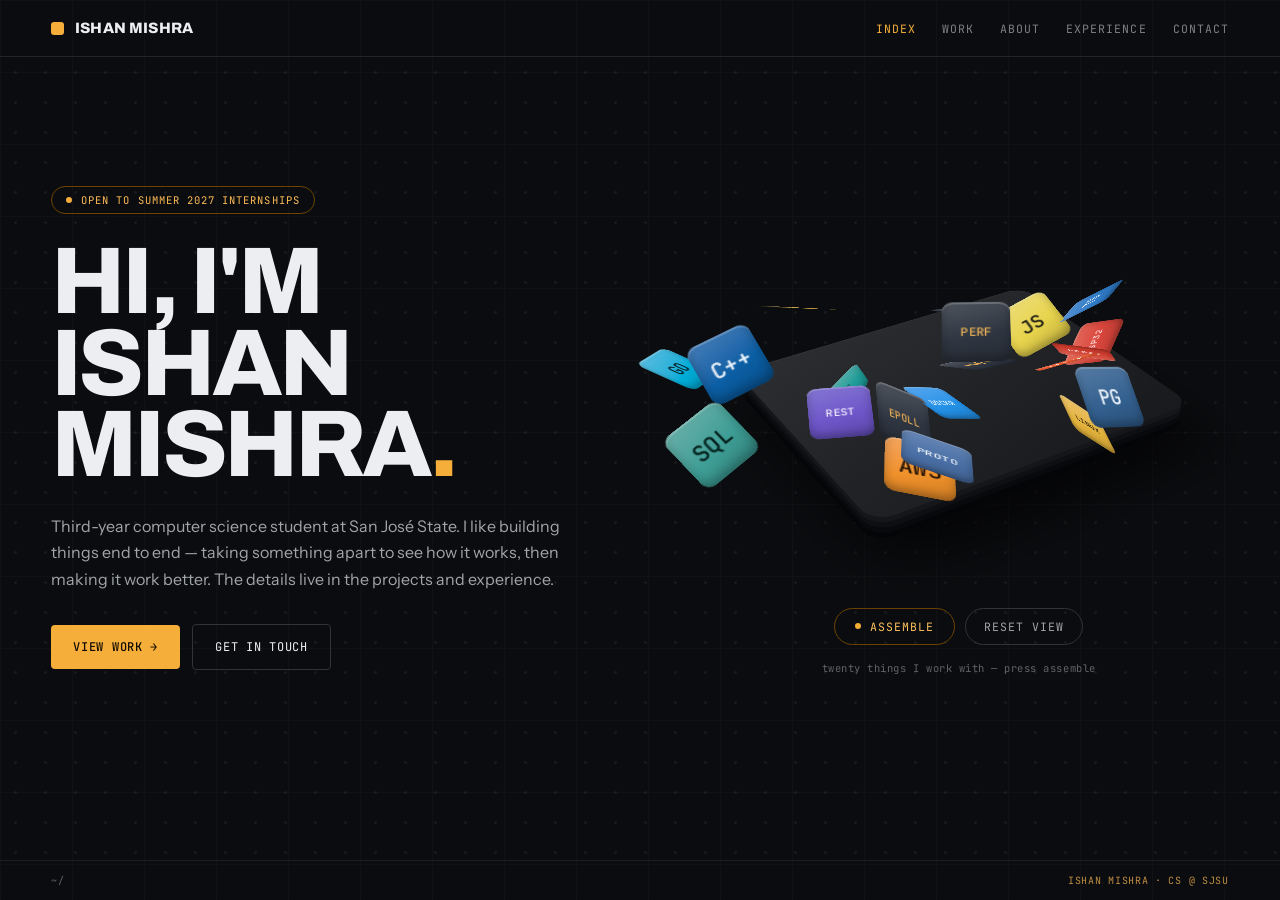
<file: index.html>
<!DOCTYPE html>
<html lang="en">
<head>
<meta charset="UTF-8">
<meta name="viewport" content="width=device-width, initial-scale=1.0">
<title>Ishan Mishra — Systems / Backend Engineer</title>
<link rel="icon" href="data:image/svg+xml,%3Csvg xmlns='http://www.w3.org/2000/svg' viewBox='0 0 32 32'%3E%3Crect width='32' height='32' rx='6' fill='%23e8a53d'/%3E%3C/svg%3E" />
<meta name="description" content="Ishan Mishra — computer science student building backend infrastructure and systems-level software: a Redis clone in Go, ESP32 firmware, and real-time ML inference." />
<meta property="og:title" content="Ishan Mishra — Systems / Backend Engineer" />
<meta property="og:description" content="CS student building backend infrastructure and systems-level software." />
<meta property="og:type" content="website" />
<meta property="og:url" content="https://ishanmishra.dev" />
<link rel="preconnect" href="https://fonts.googleapis.com" />
<link rel="preconnect" href="https://fonts.gstatic.com" crossorigin="" />
<link href="https://fonts.googleapis.com/css2?family=Archivo:wght@500;700;800&family=Instrument+Sans:wght@400;500&family=JetBrains+Mono:wght@400;500&display=swap" rel="stylesheet" />
<link rel="stylesheet" href="style.css" />
</head>
<body>

<div class="page">

  <header class="topbar">
    <a href="index.html" class="logo">
      <span class="logo-dot"></span>
      <span class="logo-text">Ishan Mishra</span>
    </a>
    <nav class="nav">
      <a href="index.html" class="nav-active">Index</a>
      <a href="work.html">Work</a>
      <a href="about.html">About</a>
      <a href="experience.html">Experience</a>
      <a href="contact.html">Contact</a>
    </nav>
  </header>

  <main class="hero">
    <div id="field" class="field"></div>
    <div class="hero-grid">
      <div class="hero-content">
        <div class="badge">
          <span class="badge-dot"></span>
          OPEN TO SUMMER 2027 INTERNSHIPS
        </div>
        <h1 class="headline">Hi, I'm<br />Ishan Mishra<span class="accent-dot">.</span></h1>
        <p class="hero-desc">
          Third-year computer science student at San José State. I like building things end to end — taking something apart to see how it works, then making it work better. The details live in the projects and experience.
        </p>
        <div class="hero-actions">
          <a href="work.html" class="btn btn-primary">View work →</a>
          <a href="mailto:ishan.mishra@sjsu.edu" class="btn btn-secondary">Get in touch</a>
        </div>
      </div>

      <div class="board-wrap">
        <div id="scene" class="scene">
          <div id="board" class="board">
            <div class="board-layer" style="transform: translateZ(-2px); background: linear-gradient(158deg, oklch(0.3 0.006 260), oklch(0.215 0.006 260)); box-shadow: inset 0 1px 0 oklch(1 0 0 / 0.1)"></div>
            <div class="board-layer" style="transform: translateZ(-8px); background: oklch(0.2 0.006 260)"></div>
            <div class="board-layer" style="transform: translateZ(-14px); background: oklch(0.17 0.006 260)"></div>
            <div class="board-layer" style="transform: translateZ(-20px); background: oklch(0.14 0.006 260)"></div>
            <div class="board-layer" style="transform: translateZ(-26px); background: oklch(0.115 0.006 260); box-shadow: 0 40px 80px oklch(0.08 0 0 / 0.7)"></div>
            <div id="capgrid" class="capgrid"></div>
          </div>
        </div>
        <div class="board-controls">
          <a href="#" id="toggle-assemble" class="pill pill-accent">
            <span class="badge-dot"></span><span id="assemble-label">Assemble</span>
          </a>
          <a href="#" id="reset-view" class="pill pill-plain">Reset view</a>
        </div>
        <div id="board-hint" class="board-hint">twenty things I work with — press assemble</div>
      </div>
    </div>
  </main>

  <div class="statusbar">
    <span>~/</span>
    <span class="statusbar-right">ISHAN MISHRA · CS @ SJSU</span>
  </div>

</div>

<script src="script.js"></script>
</body>
</html>
</file>
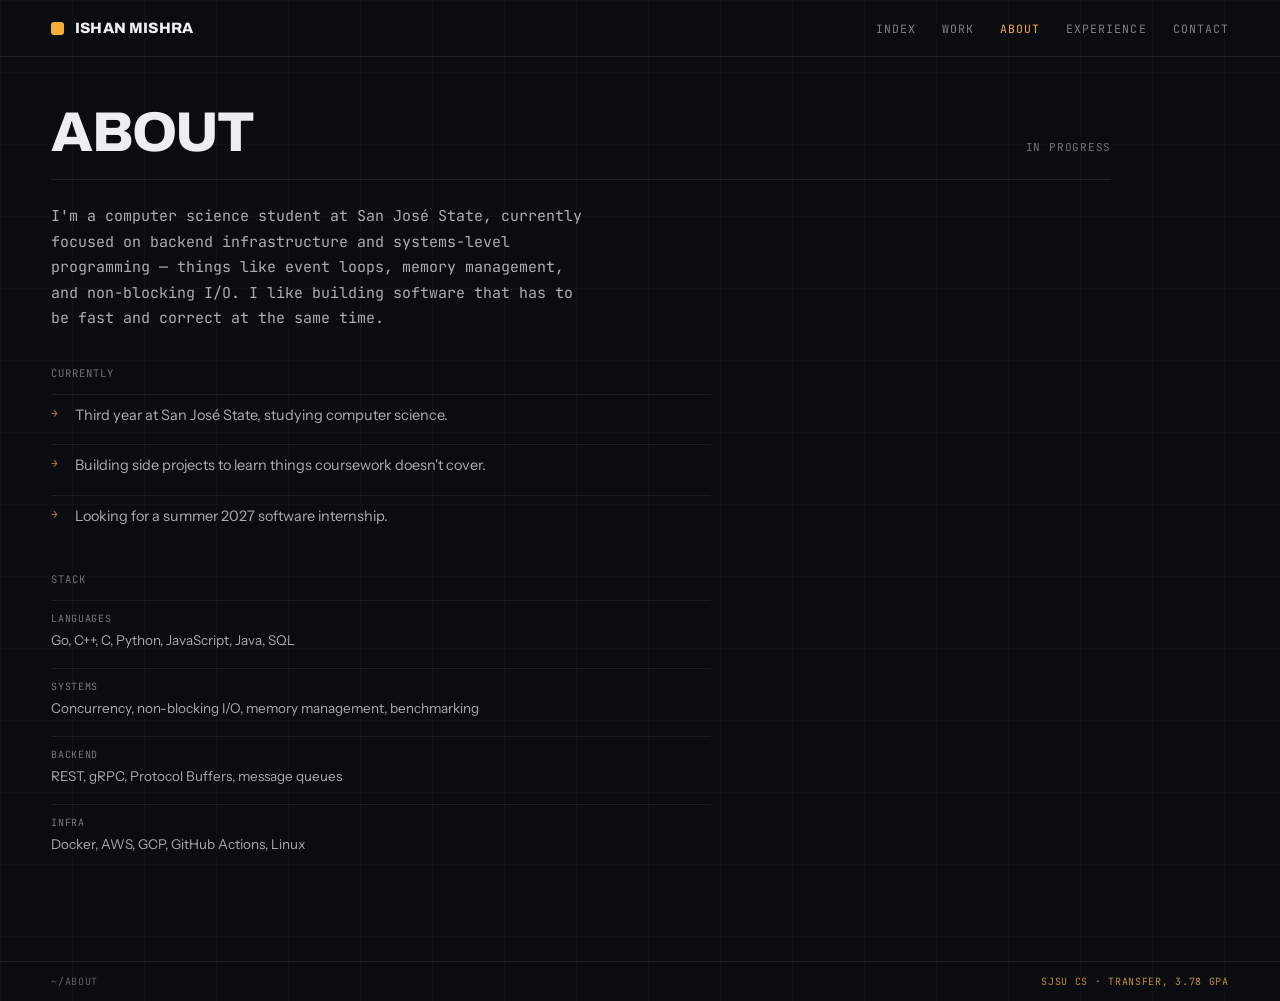
<file: about.html>
<!DOCTYPE html>
<html lang="en">
<head>
<meta charset="UTF-8">
<meta name="viewport" content="width=device-width, initial-scale=1.0">
<title>About — Ishan Mishra</title>
<link rel="icon" href="data:image/svg+xml,%3Csvg xmlns='http://www.w3.org/2000/svg' viewBox='0 0 32 32'%3E%3Crect width='32' height='32' rx='6' fill='%23e8a53d'/%3E%3C/svg%3E" />
<link rel="preconnect" href="https://fonts.googleapis.com" />
<link rel="preconnect" href="https://fonts.gstatic.com" crossorigin="" />
<link href="https://fonts.googleapis.com/css2?family=Archivo:wght@500;700;800&family=Instrument+Sans:wght@400;500&family=JetBrains+Mono:wght@400;500&display=swap" rel="stylesheet" />
<link rel="stylesheet" href="style.css" />
</head>
<body>

<div class="page">

  <header class="topbar">
    <a href="index.html" class="logo">
      <span class="logo-dot"></span>
      <span class="logo-text">Ishan Mishra</span>
    </a>
    <nav class="nav">
      <a href="index.html">Index</a>
      <a href="work.html">Work</a>
      <a href="about.html" class="nav-active">About</a>
      <a href="experience.html">Experience</a>
      <a href="contact.html">Contact</a>
    </nav>
  </header>

  <main>
    <section class="panel">
      <div class="panel-header">
        <h2 class="panel-title">About</h2>
        <span class="panel-meta">IN PROGRESS</span>
      </div>
      <p class="placeholder-text" style="max-width: 60ch; font-size: 15px; line-height: 1.7; color: oklch(0.75 0.006 260)">
        I'm a computer science student at San José State, currently focused on backend infrastructure and systems-level programming — things like event loops, memory management, and non-blocking I/O. I like building software that has to be fast and correct at the same time.
      </p>

      <div style="margin-top: 34px; font-family: 'JetBrains Mono', monospace; font-size: 10.5px; letter-spacing: 0.09em; color: oklch(0.55 0.006 260); text-transform: uppercase">Currently</div>
      <div style="margin-top: 14px; display: grid; gap: 8px; max-width: 60ch">
        <div style="display: grid; grid-template-columns: 14px 1fr; gap: 10px; padding: 10px 0; border-top: 1px solid oklch(0.24 0.006 260); font-size: 14.5px; line-height: 1.5; color: oklch(0.75 0.006 260)">
          <span style="color: oklch(0.65 0.11 75); font-family: 'JetBrains Mono', monospace; font-size: 11px">→</span>
          <span>Third year at San José State, studying computer science.</span>
        </div>
        <div style="display: grid; grid-template-columns: 14px 1fr; gap: 10px; padding: 10px 0; border-top: 1px solid oklch(0.24 0.006 260); font-size: 14.5px; line-height: 1.5; color: oklch(0.75 0.006 260)">
          <span style="color: oklch(0.65 0.11 75); font-family: 'JetBrains Mono', monospace; font-size: 11px">→</span>
          <span>Building side projects to learn things coursework doesn't cover.</span>
        </div>
        <div style="display: grid; grid-template-columns: 14px 1fr; gap: 10px; padding: 10px 0; border-top: 1px solid oklch(0.24 0.006 260); font-size: 14.5px; line-height: 1.5; color: oklch(0.75 0.006 260)">
          <span style="color: oklch(0.65 0.11 75); font-family: 'JetBrains Mono', monospace; font-size: 11px">→</span>
          <span>Looking for a summer 2027 software internship.</span>
        </div>
      </div>

      <div style="margin-top: 34px; font-family: 'JetBrains Mono', monospace; font-size: 10.5px; letter-spacing: 0.09em; color: oklch(0.55 0.006 260); text-transform: uppercase">Stack</div>
      <div style="margin-top: 14px; display: grid; gap: 6px; max-width: 60ch">
        <div style="padding: 11px 0; border-top: 1px solid oklch(0.24 0.006 260)">
          <div style="font-family: 'JetBrains Mono', monospace; font-size: 10px; letter-spacing: 0.07em; color: oklch(0.58 0.006 260); margin-bottom: 5px">LANGUAGES</div>
          <div style="font-size: 13.5px; line-height: 1.55; color: oklch(0.74 0.006 260)">Go, C++, C, Python, JavaScript, Java, SQL</div>
        </div>
        <div style="padding: 11px 0; border-top: 1px solid oklch(0.24 0.006 260)">
          <div style="font-family: 'JetBrains Mono', monospace; font-size: 10px; letter-spacing: 0.07em; color: oklch(0.58 0.006 260); margin-bottom: 5px">SYSTEMS</div>
          <div style="font-size: 13.5px; line-height: 1.55; color: oklch(0.74 0.006 260)">Concurrency, non-blocking I/O, memory management, benchmarking</div>
        </div>
        <div style="padding: 11px 0; border-top: 1px solid oklch(0.24 0.006 260)">
          <div style="font-family: 'JetBrains Mono', monospace; font-size: 10px; letter-spacing: 0.07em; color: oklch(0.58 0.006 260); margin-bottom: 5px">BACKEND</div>
          <div style="font-size: 13.5px; line-height: 1.55; color: oklch(0.74 0.006 260)">REST, gRPC, Protocol Buffers, message queues</div>
        </div>
        <div style="padding: 11px 0; border-top: 1px solid oklch(0.24 0.006 260)">
          <div style="font-family: 'JetBrains Mono', monospace; font-size: 10px; letter-spacing: 0.07em; color: oklch(0.58 0.006 260); margin-bottom: 5px">INFRA</div>
          <div style="font-size: 13.5px; line-height: 1.55; color: oklch(0.74 0.006 260)">Docker, AWS, GCP, GitHub Actions, Linux</div>
        </div>
      </div>
    </section>
  </main>

  <div class="statusbar">
    <span>~/about</span>
    <span class="statusbar-right">SJSU CS · TRANSFER, 3.78 GPA</span>
  </div>

</div>

<script src="script.js"></script>
</body>
</html>
</file>
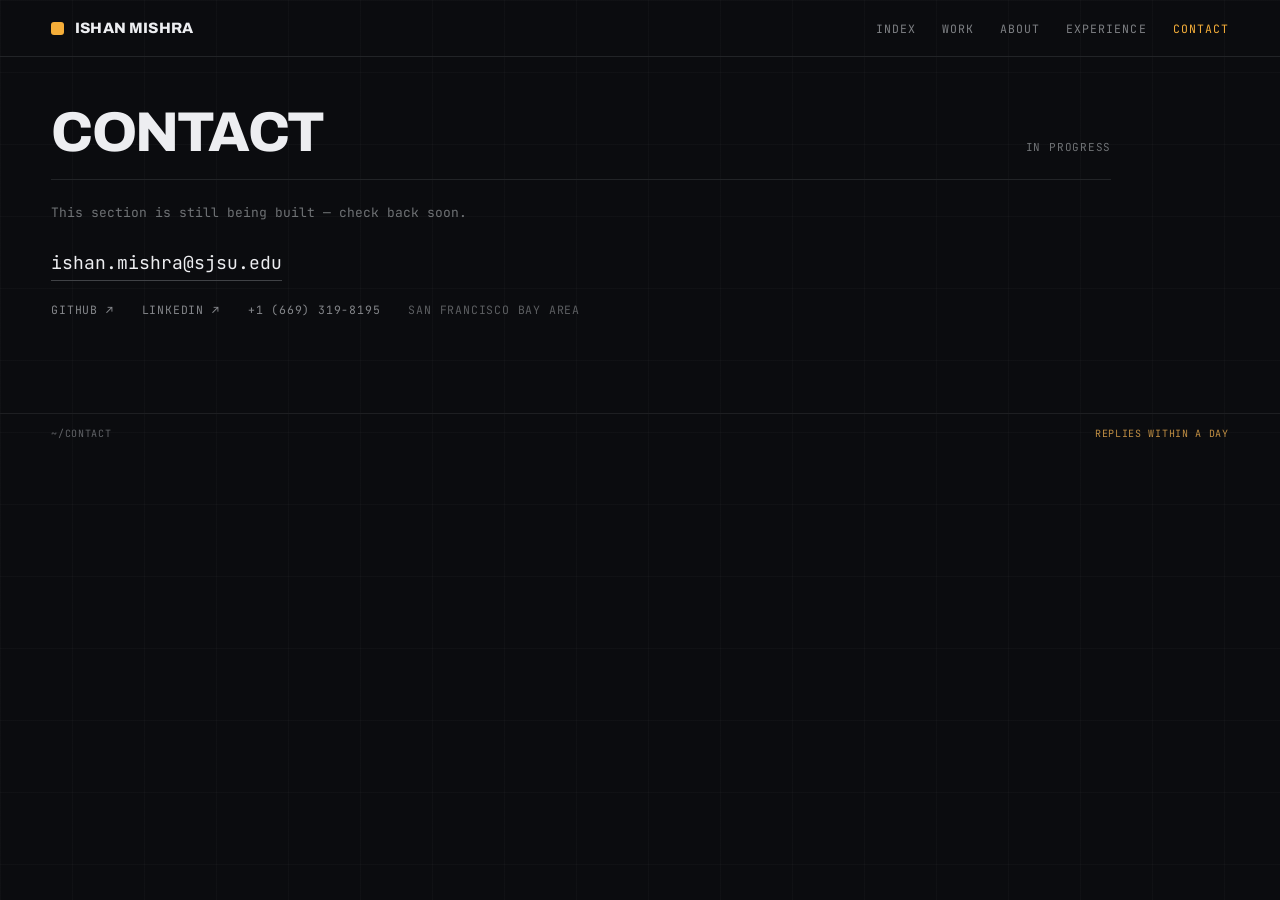
<file: contact.html>
<!DOCTYPE html>
<html lang="en">
<head>
<meta charset="UTF-8">
<meta name="viewport" content="width=device-width, initial-scale=1.0">
<title>Contact — Ishan Mishra</title>
<link rel="icon" href="data:image/svg+xml,%3Csvg xmlns='http://www.w3.org/2000/svg' viewBox='0 0 32 32'%3E%3Crect width='32' height='32' rx='6' fill='%23e8a53d'/%3E%3C/svg%3E" />
<link rel="preconnect" href="https://fonts.googleapis.com" />
<link rel="preconnect" href="https://fonts.gstatic.com" crossorigin="" />
<link href="https://fonts.googleapis.com/css2?family=Archivo:wght@500;700;800&family=Instrument+Sans:wght@400;500&family=JetBrains+Mono:wght@400;500&display=swap" rel="stylesheet" />
<link rel="stylesheet" href="style.css" />
</head>
<body>

<div class="page">

  <header class="topbar">
    <a href="index.html" class="logo">
      <span class="logo-dot"></span>
      <span class="logo-text">Ishan Mishra</span>
    </a>
    <nav class="nav">
      <a href="index.html">Index</a>
      <a href="work.html">Work</a>
      <a href="about.html">About</a>
      <a href="experience.html">Experience</a>
      <a href="contact.html" class="nav-active">Contact</a>
    </nav>
  </header>

  <main>
    <section class="panel">
      <div class="panel-header">
        <h2 class="panel-title">Contact</h2>
        <span class="panel-meta">IN PROGRESS</span>
      </div>
      <p class="placeholder-text">This section is still being built — check back soon.</p>

      <div style="margin-top: 30px">
        <a href="mailto:ishan.mishra@sjsu.edu" style="font-family: 'JetBrains Mono', monospace; font-size: 18px; color: oklch(0.95 0.004 260); border-bottom: 1px solid oklch(0.38 0.006 260); padding-bottom: 6px">ishan.mishra@sjsu.edu</a>
      </div>

      <div style="margin-top: 28px; display: flex; flex-wrap: wrap; gap: 28px; font-family: 'JetBrains Mono', monospace; font-size: 11.5px; letter-spacing: 0.07em; text-transform: uppercase; color: oklch(0.62 0.006 260)">
        <a href="https://github.com/Ishan819" target="_blank" rel="noopener" style="color: inherit">Github ↗</a>
        <a href="https://linkedin.com/in/ishan819" target="_blank" rel="noopener" style="color: inherit">LinkedIn ↗</a>
        <a href="tel:+16693198195" style="color: inherit">+1 (669) 319-8195</a>
        <span style="color: oklch(0.48 0.006 260)">San Francisco Bay Area</span>
      </div>
    </section>
  </main>

  <div class="statusbar">
    <span>~/contact</span>
    <span class="statusbar-right">REPLIES WITHIN A DAY</span>
  </div>

</div>

<script src="script.js"></script>
</body>
</html>
</file>
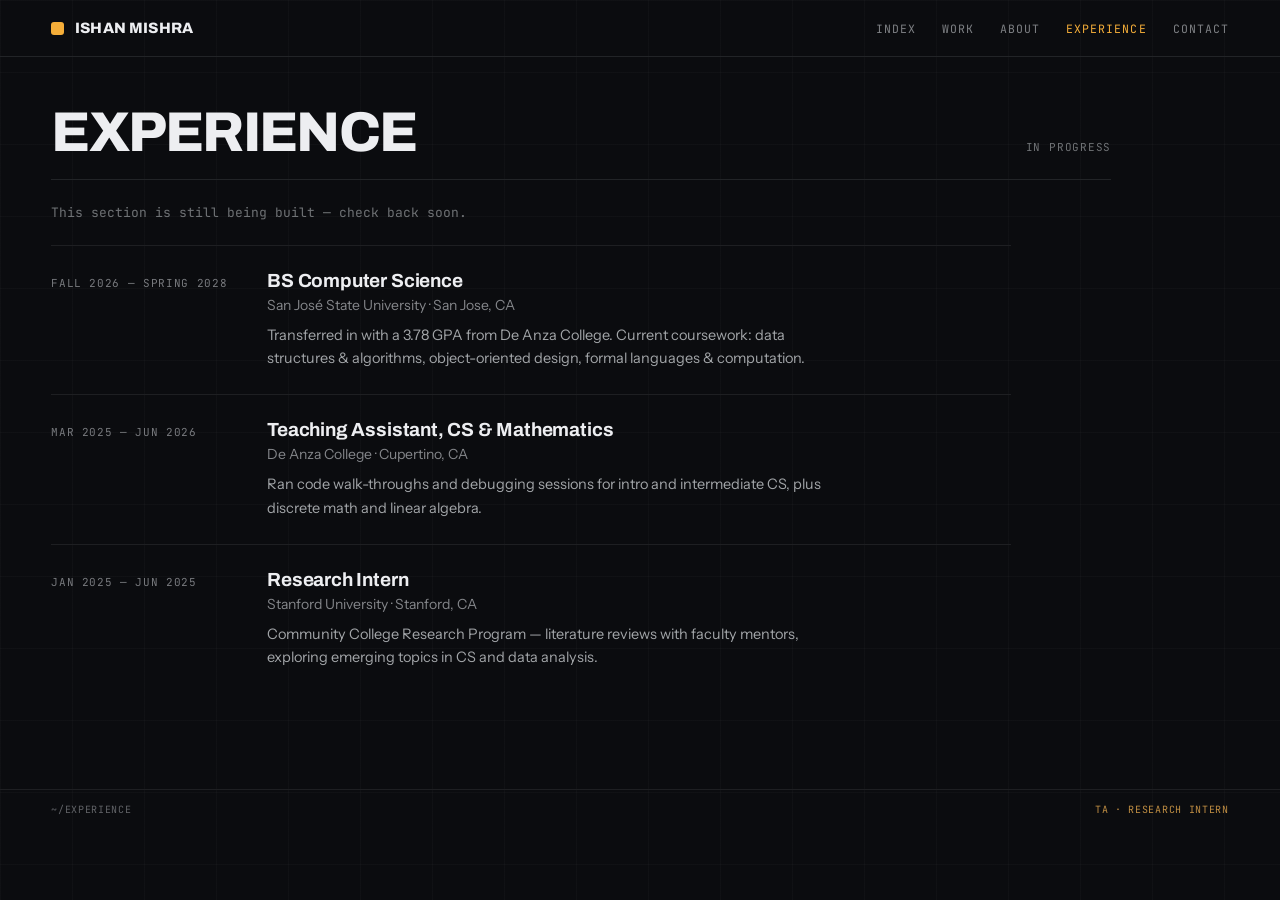
<file: experience.html>
<!DOCTYPE html>
<html lang="en">
<head>
<meta charset="UTF-8">
<meta name="viewport" content="width=device-width, initial-scale=1.0">
<title>Experience — Ishan Mishra</title>
<link rel="icon" href="data:image/svg+xml,%3Csvg xmlns='http://www.w3.org/2000/svg' viewBox='0 0 32 32'%3E%3Crect width='32' height='32' rx='6' fill='%23e8a53d'/%3E%3C/svg%3E" />
<link rel="preconnect" href="https://fonts.googleapis.com" />
<link rel="preconnect" href="https://fonts.gstatic.com" crossorigin="" />
<link href="https://fonts.googleapis.com/css2?family=Archivo:wght@500;700;800&family=Instrument+Sans:wght@400;500&family=JetBrains+Mono:wght@400;500&display=swap" rel="stylesheet" />
<link rel="stylesheet" href="style.css" />
</head>
<body>

<div class="page">

  <header class="topbar">
    <a href="index.html" class="logo">
      <span class="logo-dot"></span>
      <span class="logo-text">Ishan Mishra</span>
    </a>
    <nav class="nav">
      <a href="index.html">Index</a>
      <a href="work.html">Work</a>
      <a href="about.html">About</a>
      <a href="experience.html" class="nav-active">Experience</a>
      <a href="contact.html">Contact</a>
    </nav>
  </header>

  <main>
    <section class="panel">
      <div class="panel-header">
        <h2 class="panel-title">Experience</h2>
        <span class="panel-meta">IN PROGRESS</span>
      </div>
      <p class="placeholder-text">This section is still being built — check back soon.</p>

      <div style="margin-top: 24px; max-width: 960px; display: grid; grid-template-columns: 180px minmax(0, 1fr); gap: 36px; padding: 24px 0; border-top: 1px solid oklch(0.24 0.006 260); align-items: baseline">
        <div style="font-family: 'JetBrains Mono', monospace; font-size: 11px; letter-spacing: 0.06em; color: oklch(0.58 0.006 260)">FALL 2026 — SPRING 2028</div>
        <div>
          <div style="font-family: Archivo, Helvetica, sans-serif; font-weight: 700; font-size: 19px; letter-spacing: -0.01em; margin-bottom: 5px">BS Computer Science</div>
          <div style="font-size: 14px; color: oklch(0.62 0.006 260); margin-bottom: 10px">San José State University · San Jose, CA</div>
          <div style="font-size: 14.5px; line-height: 1.6; color: oklch(0.72 0.006 260); max-width: 56ch">Transferred in with a 3.78 GPA from De Anza College. Current coursework: data structures &amp; algorithms, object-oriented design, formal languages &amp; computation.</div>
        </div>
      </div>

      <div style="max-width: 960px; display: grid; grid-template-columns: 180px minmax(0, 1fr); gap: 36px; padding: 24px 0; border-top: 1px solid oklch(0.24 0.006 260); align-items: baseline">
        <div style="font-family: 'JetBrains Mono', monospace; font-size: 11px; letter-spacing: 0.06em; color: oklch(0.58 0.006 260)">MAR 2025 — JUN 2026</div>
        <div>
          <div style="font-family: Archivo, Helvetica, sans-serif; font-weight: 700; font-size: 19px; letter-spacing: -0.01em; margin-bottom: 5px">Teaching Assistant, CS &amp; Mathematics</div>
          <div style="font-size: 14px; color: oklch(0.62 0.006 260); margin-bottom: 10px">De Anza College · Cupertino, CA</div>
          <div style="font-size: 14.5px; line-height: 1.6; color: oklch(0.72 0.006 260); max-width: 56ch">Ran code walk-throughs and debugging sessions for intro and intermediate CS, plus discrete math and linear algebra.</div>
        </div>
      </div>

      <div style="max-width: 960px; display: grid; grid-template-columns: 180px minmax(0, 1fr); gap: 36px; padding: 24px 0; border-top: 1px solid oklch(0.24 0.006 260); align-items: baseline">
        <div style="font-family: 'JetBrains Mono', monospace; font-size: 11px; letter-spacing: 0.06em; color: oklch(0.58 0.006 260)">JAN 2025 — JUN 2025</div>
        <div>
          <div style="font-family: Archivo, Helvetica, sans-serif; font-weight: 700; font-size: 19px; letter-spacing: -0.01em; margin-bottom: 5px">Research Intern</div>
          <div style="font-size: 14px; color: oklch(0.62 0.006 260); margin-bottom: 10px">Stanford University · Stanford, CA</div>
          <div style="font-size: 14.5px; line-height: 1.6; color: oklch(0.72 0.006 260); max-width: 56ch">Community College Research Program — literature reviews with faculty mentors, exploring emerging topics in CS and data analysis.</div>
        </div>
      </div>
    </section>
  </main>

  <div class="statusbar">
    <span>~/experience</span>
    <span class="statusbar-right">TA · RESEARCH INTERN</span>
  </div>

</div>

<script src="script.js"></script>
</body>
</html>
</file>
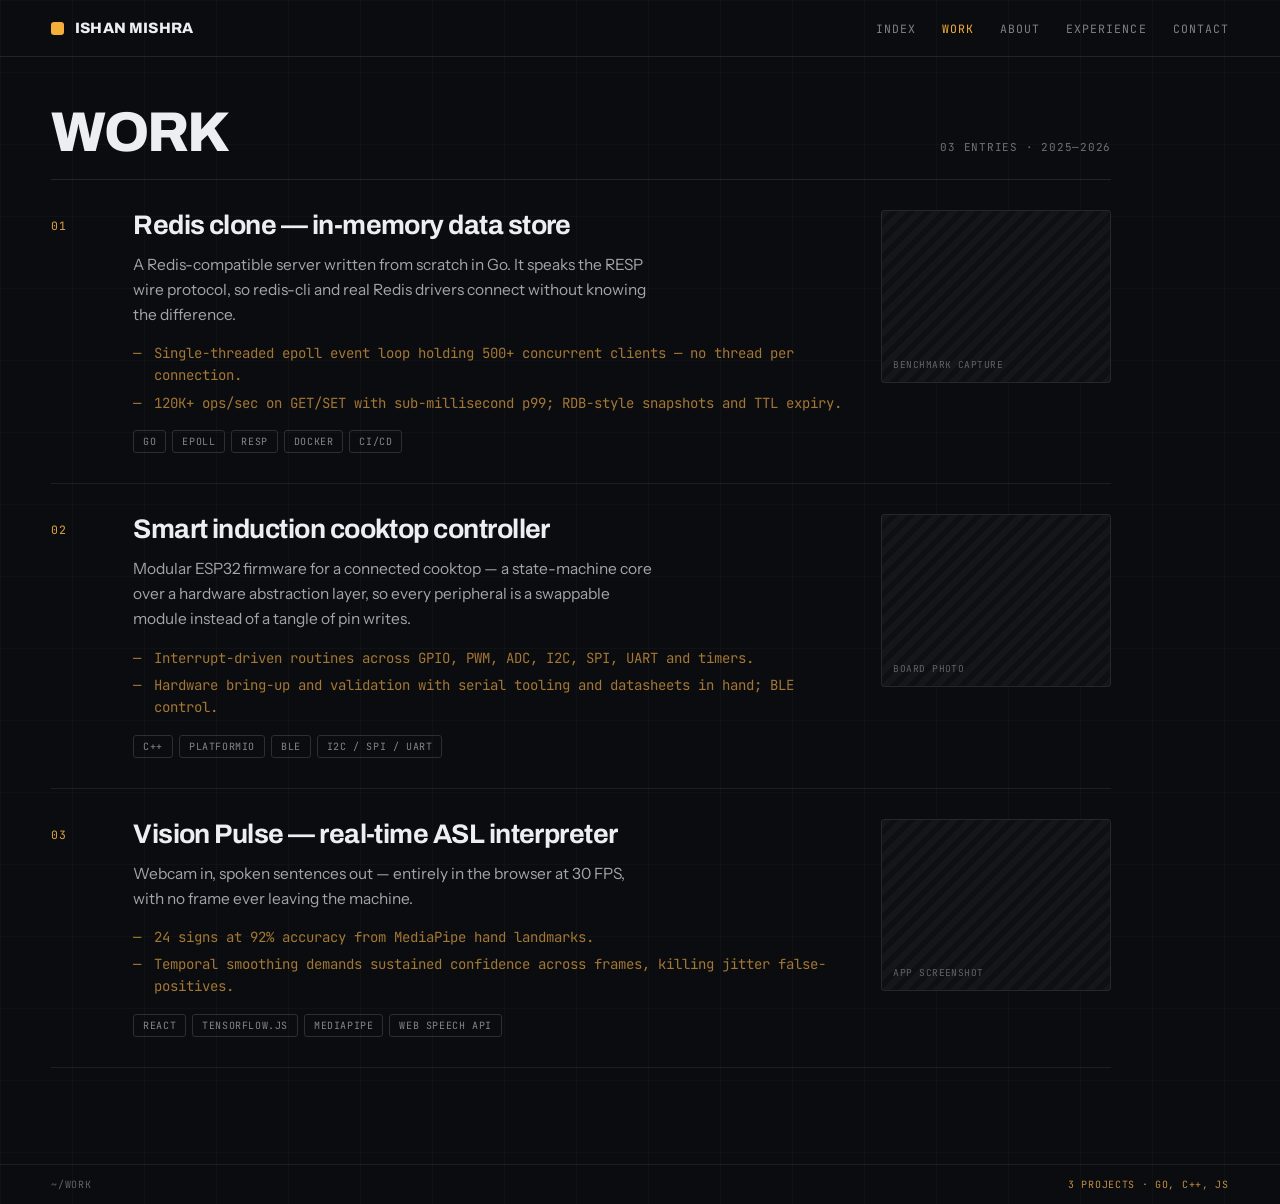
<file: work.html>
<!DOCTYPE html>
<html lang="en">
<head>
<meta charset="UTF-8">
<meta name="viewport" content="width=device-width, initial-scale=1.0">
<title>Work — Ishan Mishra</title>
<link rel="icon" href="data:image/svg+xml,%3Csvg xmlns='http://www.w3.org/2000/svg' viewBox='0 0 32 32'%3E%3Crect width='32' height='32' rx='6' fill='%23e8a53d'/%3E%3C/svg%3E" />
<link rel="preconnect" href="https://fonts.googleapis.com" />
<link rel="preconnect" href="https://fonts.gstatic.com" crossorigin="" />
<link href="https://fonts.googleapis.com/css2?family=Archivo:wght@500;700;800&family=Instrument+Sans:wght@400;500&family=JetBrains+Mono:wght@400;500&display=swap" rel="stylesheet" />
<link rel="stylesheet" href="style.css" />
</head>
<body>

<div class="page">

  <header class="topbar">
    <a href="index.html" class="logo">
      <span class="logo-dot"></span>
      <span class="logo-text">Ishan Mishra</span>
    </a>
    <nav class="nav">
      <a href="index.html">Index</a>
      <a href="work.html" class="nav-active">Work</a>
      <a href="about.html">About</a>
      <a href="experience.html">Experience</a>
      <a href="contact.html">Contact</a>
    </nav>
  </header>

  <main>
    <section class="panel">
      <div class="panel-header">
        <h2 class="panel-title">Work</h2>
        <span class="panel-meta">03 ENTRIES · 2025—2026</span>
      </div>
      <div id="projects-list"></div>
    </section>
  </main>

  <div class="statusbar">
    <span>~/work</span>
    <span class="statusbar-right">3 PROJECTS · GO, C++, JS</span>
  </div>

</div>

<script src="script.js"></script>
</body>
</html>
</file>
<file: style.css>
html, body {
  margin: 0;
  min-height: 100%;
  background: oklch(0.155 0.006 260);
  color: oklch(0.95 0.004 260);
  font-family: "Instrument Sans", Helvetica, sans-serif;
  -webkit-font-smoothing: antialiased;
}

* { box-sizing: border-box; }

a { color: inherit; text-decoration: none; }

.page {
  min-height: 100vh;
  display: flex;
  flex-direction: column;
  background-image:
    linear-gradient(oklch(0.98 0 0 / 0.022) 1px, transparent 1px),
    linear-gradient(90deg, oklch(0.98 0 0 / 0.022) 1px, transparent 1px);
  background-size: 72px 72px;
}

/* ---------- Top bar ---------- */
.topbar {
  display: flex;
  align-items: center;
  justify-content: space-between;
  padding: 20px clamp(20px, 4vw, 56px);
  border-bottom: 1px solid oklch(0.26 0.006 260);
}

.logo {
  display: flex;
  align-items: center;
  gap: 11px;
}

.logo-dot {
  width: 13px;
  height: 13px;
  border-radius: 3px;
  background: oklch(0.8 0.15 75);
  display: inline-block;
}

.logo-text {
  font-family: Archivo, Helvetica, sans-serif;
  font-weight: 800;
  font-size: 15px;
  letter-spacing: 0.01em;
  text-transform: uppercase;
}

.nav {
  display: flex;
  gap: 26px;
  font-family: 'JetBrains Mono', monospace;
  font-size: 11.5px;
  letter-spacing: 0.09em;
  text-transform: uppercase;
}

.nav a { color: oklch(0.6 0.006 260); transition: color .2s ease; }
.nav a.nav-active { color: oklch(0.8 0.15 75); }
.nav a:hover:not(.nav-active) { color: oklch(0.95 0.004 260); }

/* ---------- Hero ---------- */
.hero {
  position: relative;
  flex: 1;
  display: flex;
  align-items: center;
  padding: clamp(20px, 3vh, 44px) clamp(20px, 4vw, 56px) 88px;
  overflow: hidden;
}

.field {
  position: absolute;
  inset: 0;
  z-index: 0;
  pointer-events: none;
  overflow: hidden;
}

.hero-grid {
  position: relative;
  z-index: 1;
  width: 100%;
  display: grid;
  grid-template-columns: minmax(0, 1.05fr) minmax(0, 0.95fr);
  gap: 40px;
  align-items: center;
}

.hero-content { max-width: 700px; }

@media (max-width: 820px) {
  .hero-grid { grid-template-columns: 1fr; }
}

.badge {
  display: inline-flex;
  align-items: center;
  gap: 9px;
  border: 1px solid oklch(0.42 0.1 75);
  border-radius: 999px;
  padding: 6px 14px;
  font-family: 'JetBrains Mono', monospace;
  font-size: 10.5px;
  letter-spacing: 0.1em;
  color: oklch(0.84 0.14 75);
  margin-bottom: clamp(16px, 3vh, 30px);
}

.badge-dot {
  width: 6px;
  height: 6px;
  border-radius: 50%;
  background: oklch(0.8 0.15 75);
  display: inline-block;
}

.headline {
  font-family: Archivo, Helvetica, sans-serif;
  font-weight: 800;
  font-size: clamp(42px, 7.4vw, 100px);
  line-height: 0.86;
  letter-spacing: -0.04em;
  text-transform: uppercase;
  margin: 0 0 clamp(16px, 3vh, 28px);
}

.accent-dot { color: oklch(0.8 0.15 75); }

.hero-desc {
  font-size: clamp(15px, 1.25vw, 18px);
  line-height: 1.65;
  max-width: 48ch;
  color: oklch(0.72 0.006 260);
  margin: 0 0 clamp(20px, 3.5vh, 34px);
}

.hero-actions {
  display: flex;
  flex-wrap: wrap;
  gap: 12px;
  align-items: center;
}

.btn {
  display: inline-flex;
  align-items: center;
  gap: 10px;
  font-family: 'JetBrains Mono', monospace;
  font-size: 12px;
  letter-spacing: 0.06em;
  text-transform: uppercase;
  padding: 14px 22px;
  border-radius: 4px;
}

.btn-primary {
  background: oklch(0.8 0.15 75);
  color: oklch(0.16 0.02 75);
  font-weight: 500;
}
.btn-primary:hover {
  background: oklch(0.88 0.15 75);
  color: oklch(0.16 0.02 75);
}

.btn-secondary {
  border: 1px solid oklch(0.32 0.006 260);
}
.btn-secondary:hover {
  border-color: oklch(0.6 0.006 260);
  color: oklch(0.95 0.004 260);
}

/* ---------- Status bar ---------- */
.statusbar {
  display: flex;
  justify-content: space-between;
  gap: 16px;
  padding: 13px clamp(20px, 4vw, 56px);
  border-top: 1px solid oklch(0.24 0.006 260);
  font-family: 'JetBrains Mono', monospace;
  font-size: 10px;
  letter-spacing: 0.07em;
  text-transform: uppercase;
  color: oklch(0.5 0.006 260);
}

.statusbar-right { color: oklch(0.68 0.11 75); }

/* ---------- Keycap board ---------- */
.board-wrap {
  min-width: 0;
  display: flex;
  flex-direction: column;
  align-items: center;
  justify-content: center;
  gap: 16px;
}

.scene {
  position: relative;
  width: 100%;
  max-width: 540px;
  aspect-ratio: 1 / 0.76;
  perspective: 1300px;
  display: flex;
  align-items: center;
  justify-content: center;
  cursor: grab;
  touch-action: none;
}

.board {
  position: relative;
  width: 320px;
  height: 254px;
  transform-style: preserve-3d;
  transform: rotateX(58deg) rotateZ(-32deg);
  will-change: transform;
}

.board-layer {
  position: absolute;
  inset: -26px;
  border-radius: 24px;
}

.capgrid {
  position: relative;
  display: grid;
  grid-template-columns: repeat(5, 56px);
  grid-auto-rows: 56px;
  gap: 10px;
  transform-style: preserve-3d;
}

.cap {
  position: relative;
  width: 56px;
  height: 56px;
  transform-style: preserve-3d;
  cursor: pointer;
  transition: transform .9s cubic-bezier(.22,.9,.25,1);
}

.cap-box {
  position: absolute;
  inset: 0;
  transform-style: preserve-3d;
  transition: transform .18s ease;
}
.cap:hover .cap-box { transform: translateZ(-7px); }

.capgrid.floating .cap-box { animation: bob 4.8s ease-in-out infinite; }
@keyframes bob {
  0%, 100% { transform: translateZ(0); }
  50% { transform: translateZ(15px); }
}

.cap-face {
  position: absolute;
  inset: 0;
  transform: translateZ(26px);
  border-radius: 9px;
  display: flex;
  align-items: center;
  justify-content: center;
  font-family: 'JetBrains Mono', monospace;
  font-weight: 500;
  font-size: 10.5px;
  letter-spacing: 0.04em;
  box-shadow: inset 0 2px 0 oklch(1 0 0 / 0.2), inset 0 -4px 8px oklch(0 0 0 / 0.28);
  user-select: none;
}
.cap-face.large { font-size: 19px; letter-spacing: 0.01em; }

.board-controls {
  display: flex;
  align-items: center;
  gap: 10px;
}

.pill {
  display: inline-flex;
  align-items: center;
  gap: 9px;
  border-radius: 999px;
  padding: 10px 20px;
  font-family: 'JetBrains Mono', monospace;
  font-size: 11.5px;
  letter-spacing: 0.09em;
  text-transform: uppercase;
}

.pill-accent {
  border: 1px solid oklch(0.42 0.1 75);
  color: oklch(0.86 0.14 75);
}
.pill-accent:hover {
  background: oklch(0.8 0.15 75 / 0.12);
  color: oklch(0.9 0.14 75);
}

.pill-plain {
  border: 1px solid oklch(0.32 0.006 260);
  color: oklch(0.72 0.006 260);
  padding: 10px 18px;
}
.pill-plain:hover {
  border-color: oklch(0.6 0.006 260);
  color: oklch(0.92 0.004 260);
}

.board-hint {
  font-family: 'JetBrains Mono', monospace;
  font-size: 10.5px;
  letter-spacing: 0.05em;
  color: oklch(0.5 0.006 260);
  text-align: center;
}

/* ---------- Work section ---------- */
.panel {
  padding: clamp(28px, 5vh, 60px) clamp(20px, 4vw, 56px) 96px;
}

.panel-header {
  display: flex;
  align-items: baseline;
  justify-content: space-between;
  border-bottom: 1px solid oklch(0.26 0.006 260);
  padding-bottom: 16px;
  max-width: 1060px;
}

.panel-title {
  font-family: Archivo, Helvetica, sans-serif;
  font-weight: 800;
  font-size: clamp(30px, 4.4vw, 56px);
  text-transform: uppercase;
  letter-spacing: -0.03em;
  margin: 0;
}

.panel-meta {
  font-family: 'JetBrains Mono', monospace;
  font-size: 11px;
  letter-spacing: 0.07em;
  color: oklch(0.55 0.006 260);
}

.project-row {
  display: grid;
  grid-template-columns: 52px minmax(0, 1fr) minmax(0, 230px);
  gap: 30px;
  padding: 30px 0;
  border-bottom: 1px solid oklch(0.24 0.006 260);
  max-width: 1060px;
  align-items: start;
  transition: background .25s ease, padding-left .25s ease;
}
.project-row:hover {
  background: oklch(0.19 0.008 260);
  padding-left: 14px;
}

.project-num {
  font-family: 'JetBrains Mono', monospace;
  font-size: 11.5px;
  color: oklch(0.75 0.13 75);
  padding-top: 8px;
  letter-spacing: 0.05em;
}

.project-title {
  font-family: Archivo, Helvetica, sans-serif;
  font-weight: 700;
  font-size: clamp(20px, 2.1vw, 27px);
  line-height: 1.15;
  letter-spacing: -0.02em;
  margin: 0 0 11px;
}

.project-blurb {
  font-size: 15.5px;
  line-height: 1.62;
  color: oklch(0.72 0.006 260);
  margin: 0 0 16px;
  max-width: 52ch;
}

.project-points {
  display: grid;
  gap: 6px;
  margin-bottom: 16px;
}

.project-point {
  display: grid;
  grid-template-columns: 15px 1fr;
  gap: 6px;
  font-size: 14px;
  line-height: 1.55;
  color: oklch(0.62 0.006 260);
}
.project-point span {
  color: oklch(0.6 0.1 75);
  font-family: 'JetBrains Mono', monospace;
}

.project-stack {
  display: flex;
  flex-wrap: wrap;
  gap: 6px;
}

.project-tag {
  font-family: 'JetBrains Mono', monospace;
  font-size: 10px;
  letter-spacing: 0.06em;
  color: oklch(0.62 0.006 260);
  border: 1px solid oklch(0.3 0.006 260);
  border-radius: 3px;
  padding: 4px 9px;
}

.project-shot {
  border: 1px solid oklch(0.27 0.006 260);
  border-radius: 3px;
  aspect-ratio: 4 / 3;
  background: repeating-linear-gradient(135deg, oklch(0.2 0.006 260) 0 6px, oklch(0.17 0.006 260) 6px 12px);
  display: flex;
  align-items: flex-end;
  padding: 11px;
}

.project-shot span {
  font-family: 'JetBrains Mono', monospace;
  font-size: 9.5px;
  letter-spacing: 0.05em;
  color: oklch(0.5 0.006 260);
}

@media (max-width: 1080px) {
  .project-row { grid-template-columns: 40px minmax(0, 1fr); }
  .project-shot { display: none; }
}

/* ---------- Placeholder sections ---------- */
.placeholder-text {
  font-family: 'JetBrains Mono', monospace;
  font-size: 13px;
  color: oklch(0.55 0.006 260);
  margin-top: 24px;
}
</file>
